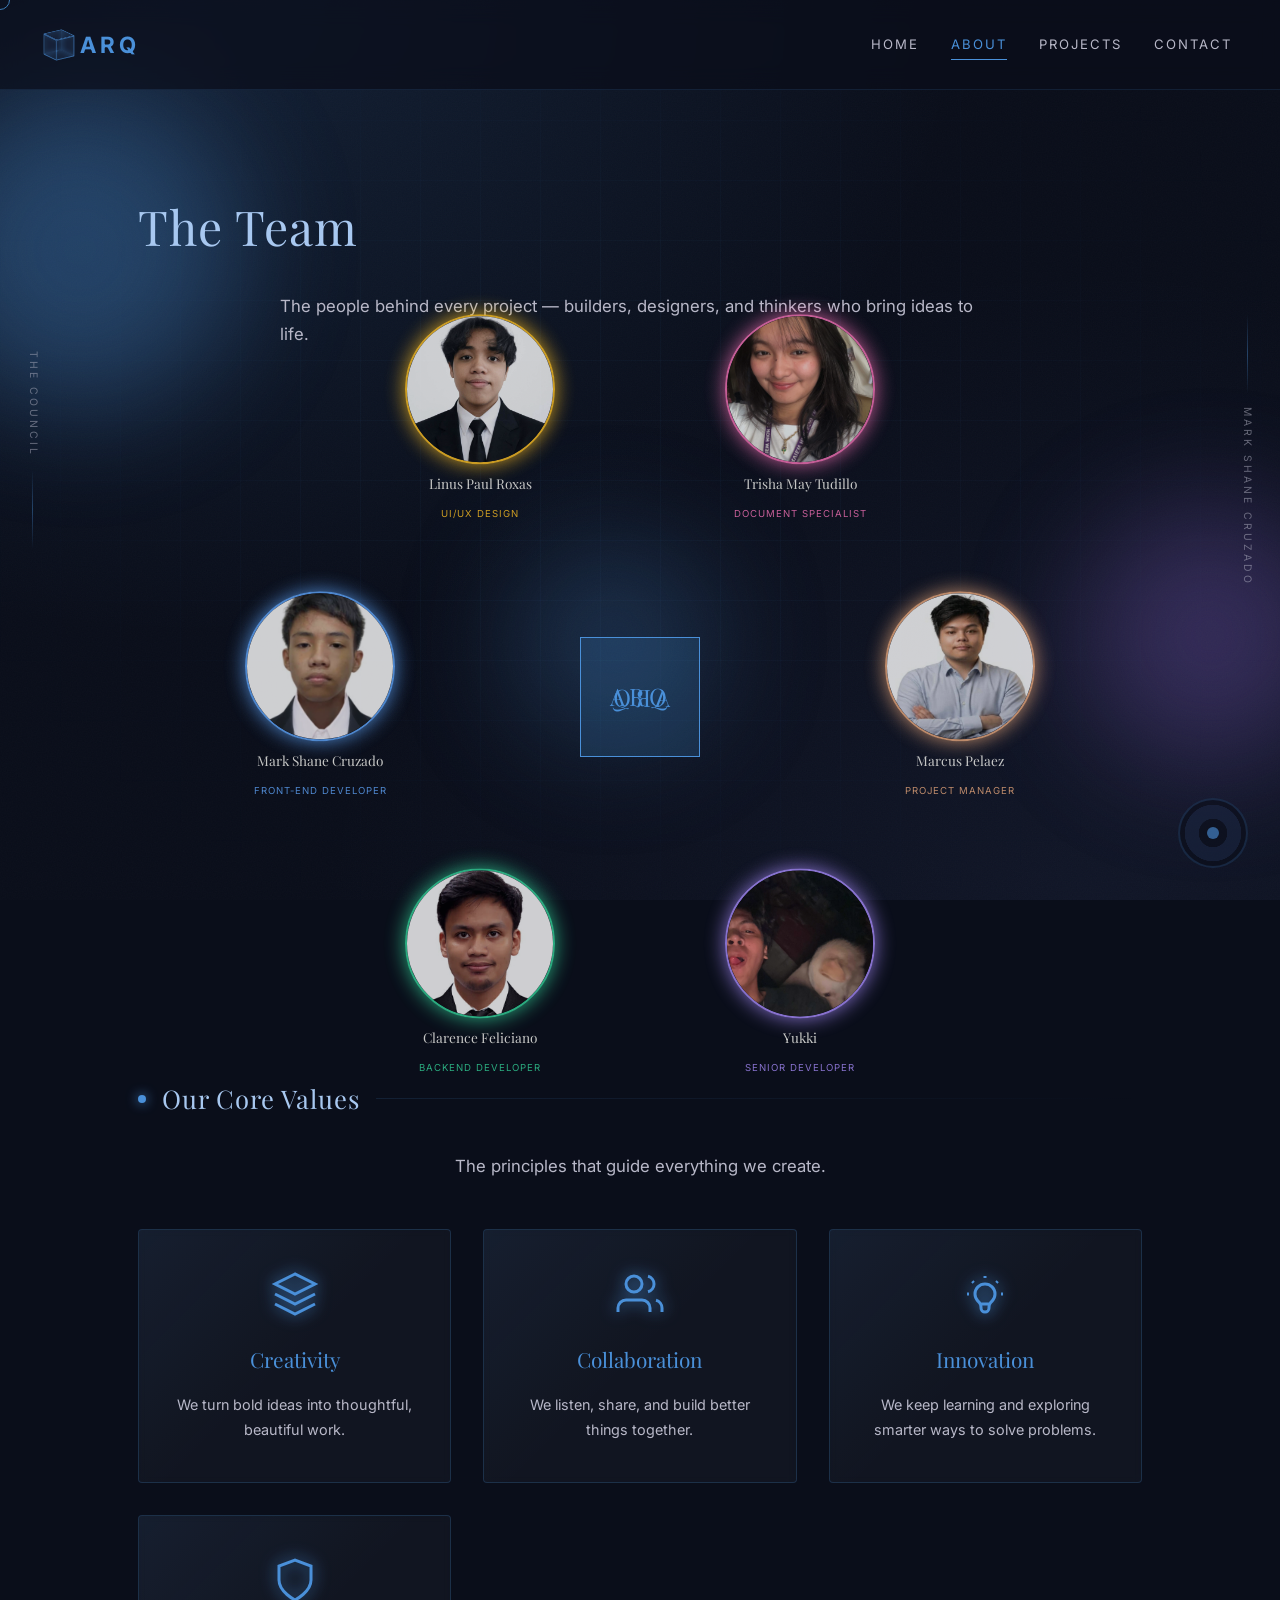
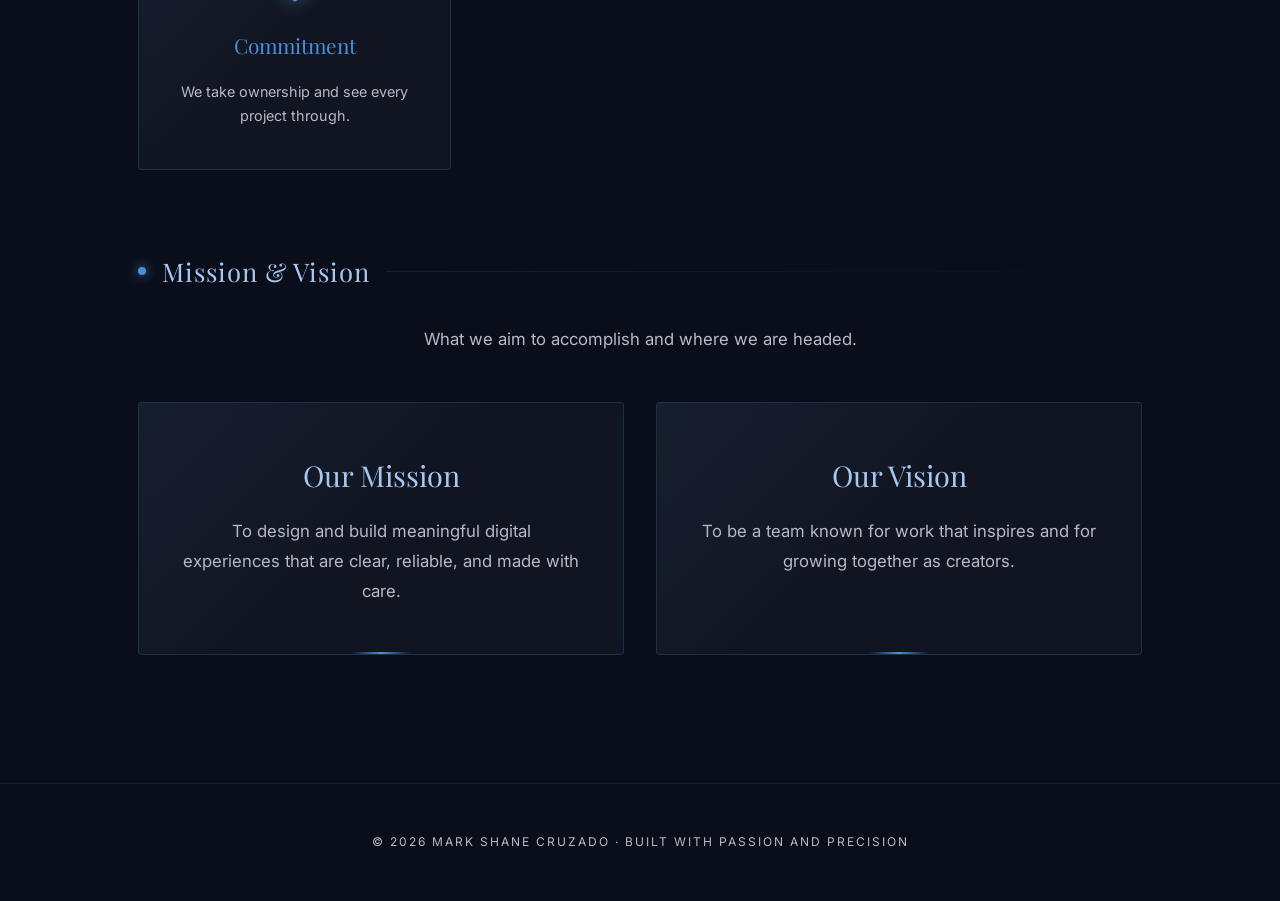
<file: about.html>
<!DOCTYPE html>
<html lang="en">
<head>
<meta charset="UTF-8">
<meta name="viewport" content="width=device-width, initial-scale=1.0">
<title>The Council — Mark Shane Cruzado</title>
<link rel="preconnect" href="https://fonts.googleapis.com">
<link rel="preconnect" href="https://fonts.gstatic.com" crossorigin>
<link href="https://fonts.googleapis.com/css2?family=Playfair+Display:ital,wght@0,300;0,400;1,300&family=Inter:wght@300;400;500&display=swap" rel="stylesheet">
<link rel="stylesheet" href="styles.css">
<style>
  .council-grid {
    display: grid;
    grid-template-columns: repeat(auto-fit, minmax(280px, 1fr));
    gap: 2rem;
    margin-top: 3rem;
  }
  .council-card {
    height: 320px;
    perspective: 1000px;
  }
  .card-inner {
    position: relative;
    width: 100%;
    height: 100%;
    transition: transform 0.8s cubic-bezier(0.175, 0.885, 0.32, 1.275);
    transform-style: preserve-3d;
  }
  .council-card:hover .card-inner {
    transform: rotateY(180deg);
  }
  .card-front, .card-back {
    position: absolute;
    width: 100%;
    height: 100%;
    backface-visibility: hidden;
    border-radius: 4px;
    background: var(--card);
    border: 1px solid var(--card-border);
    backdrop-filter: blur(4px);
    display: flex;
    flex-direction: column;
    align-items: center;
    justify-content: center;
    padding: 2rem;
    box-shadow: var(--shadow);
  }
  .card-front img {
    width: 90px;
    height: 90px;
    border-radius: 50%;
    object-fit: cover;
    border: 2px solid var(--accent);
    margin-bottom: 1.2rem;
    box-shadow: 0 0 20px rgba(74,144,217,0.2);
  }
  .card-front h3 {
    font-family: "Playfair Display", serif;
    font-size: 1.2rem;
    color: var(--accent-2);
    font-weight: 400;
    margin-bottom: 0.3rem;
  }
  .card-front .role, .card-back .role {
    font-size: 0.7rem;
    letter-spacing: 2px;
    text-transform: uppercase;
    color: var(--accent);
    padding: .2rem .6rem;
    border: 1px solid var(--border);
    border-radius: 2px;
    margin-top: .3rem;
    display: inline-block;
  }
  /* Unique role colors */
  .council-card:nth-child(1) .role { color: #e8a87c; border-color: rgba(232,168,124,0.4); background: rgba(232,168,124,0.08); }
  .council-card:nth-child(2) .role { color: #a78bfa; border-color: rgba(167,139,250,0.4); background: rgba(167,139,250,0.08); }
  .council-card:nth-child(3) .role { color: #34d399; border-color: rgba(52,211,153,0.4); background: rgba(52,211,153,0.08); }
  .council-card:nth-child(4) .role { color: #60a5fa; border-color: rgba(96,165,250,0.4); background: rgba(96,165,250,0.08); }
  .council-card:nth-child(5) .role { color: #fbbf24; border-color: rgba(251,191,36,0.4); background: rgba(251,191,36,0.08); }
  .council-card:nth-child(6) .role { color: #f472b6; border-color: rgba(244,114,182,0.4); background: rgba(244,114,182,0.08); }
  /* Unique card top accent per member */
  .council-card:nth-child(1) .card-front { border-top: 2px solid #e8a87c; }
  .council-card:nth-child(2) .card-front { border-top: 2px solid #a78bfa; }
  .council-card:nth-child(3) .card-front { border-top: 2px solid #34d399; }
  .council-card:nth-child(4) .card-front { border-top: 2px solid #60a5fa; }
  .council-card:nth-child(5) .card-front { border-top: 2px solid #fbbf24; }
  .council-card:nth-child(6) .card-front { border-top: 2px solid #f472b6; }
  .council-card:nth-child(1) .card-back { border-top: 2px solid #e8a87c; }
  .council-card:nth-child(2) .card-back { border-top: 2px solid #a78bfa; }
  .council-card:nth-child(3) .card-back { border-top: 2px solid #34d399; }
  .council-card:nth-child(4) .card-back { border-top: 2px solid #60a5fa; }
  .council-card:nth-child(5) .card-back { border-top: 2px solid #fbbf24; }
  .council-card:nth-child(6) .card-back { border-top: 2px solid #f472b6; }
  .card-back {
    transform: rotateY(180deg);
    background: linear-gradient(135deg, rgba(74,144,217,0.08), rgba(100,120,200,0.05));
  }
  .card-back .quote {
    font-style: italic;
    color: var(--text);
    font-size: 1rem;
    font-family: "Playfair Display", serif;
    font-weight: 300;
    margin-bottom: 1.5rem;
    line-height: 1.6;
    position: relative;
    padding: 0 1rem;
  }
  .card-back .quote::before,
  .card-back .quote::after {
    content: '"';
    font-size: 2.5rem;
    color: var(--accent);
    opacity: 0.3;
    position: absolute;
    font-family: "Playfair Display", serif;
  }
  .card-back .quote::before { top: -1rem; left: -0.5rem; }
  .card-back .quote::after { bottom: -2rem; right: -0.5rem; }
  .card-back .role {
    margin-top: auto;
  }

  .values-grid {
    display: grid;
    grid-template-columns: repeat(auto-fit, minmax(240px, 1fr));
    gap: 2rem;
    margin-top: 3rem;
  }
  .value-card {
    background: var(--card);
    border: 1px solid var(--card-border);
    border-radius: 4px;
    padding: 2.5rem 1.5rem;
    text-align: center;
    transition: all 0.4s;
    backdrop-filter: blur(4px);
    position: relative;
    overflow: hidden;
  }
  .value-card:hover {
    transform: translateY(-6px);
    border-color: var(--accent);
    box-shadow: var(--glow);
  }
  .value-card::before {
    content: '';
    position: absolute;
    inset: 0;
    background: linear-gradient(135deg, rgba(74,144,217,0.08), transparent 50%);
    pointer-events: none;
  }
  .value-card h3 {
    font-family: "Playfair Display", serif;
    font-size: 1.3rem;
    color: var(--accent);
    font-weight: 400;
    margin-bottom: 1rem;
  }
  .value-card p {
    color: var(--muted);
    font-size: 0.9rem;
    line-height: 1.7;
  }
  .value-icon {
    width: 48px;
    height: 48px;
    margin: 0 auto 1.5rem;
    color: var(--accent);
  }
  .value-icon svg {
    width: 100%;
    height: 100%;
    filter: drop-shadow(0 0 8px var(--accent));
  }

  /* Council Orbit Layout */
  .council-orbit {
    position: relative;
    width: 100%;
    min-height: 600px;
    margin-top: 3rem;
    display: flex;
    align-items: center;
    justify-content: center;
  }
  .orbit-center {
    position: relative;
    z-index: 10;
    text-align: center;
  }
  .center-cube {
    width: 120px;
    height: 120px;
    position: relative;
    transform-style: preserve-3d;
    animation: centerCubeSpin 8s linear infinite;
    margin: 0 auto;
  }
  .center-cube .cube-face {
    position: absolute;
    width: 120px;
    height: 120px;
    background: rgba(74,144,217,0.1);
    border: 1px solid var(--accent);
    display: flex;
    align-items: center;
    justify-content: center;
    font-family: "Playfair Display", serif;
    font-size: 1.5rem;
    color: var(--accent);
    letter-spacing: 4px;
  }
  .center-cube .front  { transform: translateZ(60px); }
  .center-cube .back   { transform: rotateY(180deg) translateZ(60px); }
  .center-cube .right  { transform: rotateY(90deg) translateZ(60px); }
  .center-cube .left   { transform: rotateY(-90deg) translateZ(60px); }
  .center-cube .top    { transform: rotateX(90deg) translateZ(60px); }
  .center-cube .bottom { transform: rotateX(-90deg) translateZ(60px); }
  @keyframes centerCubeSpin {
    0% { transform: rotateX(0deg) rotateY(0deg); }
    100% { transform: rotateX(360deg) rotateY(360deg); }
  }
  .center-label {
    display: none;
  }
  .orbit-ring {
    position: absolute;
    inset: 0;
    pointer-events: none;
  }
  .orbit-member {
    position: absolute;
    top: 50%;
    left: 50%;
    transform: translate(-50%, -50%) rotate(var(--angle)) translateX(320px) rotate(calc(-1 * var(--angle)));
    pointer-events: auto;
    cursor: pointer;
    transition: all 0.4s;
    opacity: 0.8;
  }
  .orbit-member:hover {
    opacity: 1;
    transform: translate(-50%, -50%) rotate(var(--angle)) translateX(340px) rotate(calc(-1 * var(--angle))) scale(1.1);
  }
  /* No connecting lines */
  .orbit-member:hover {
    transform: translate(-50%, -50%) rotate(var(--angle)) translateX(240px) rotate(calc(-1 * var(--angle))) scale(1.1);
  }
  .member-avatar {
    width: 150px;
    height: 150px;
    border-radius: 50%;
    overflow: hidden;
    border: 2px solid var(--color);
    box-shadow: 0 0 20px var(--color);
    margin: 0 auto 0.5rem;
    transition: all 0.4s;
  }
  .member-avatar img {
    width: 100%;
    height: 100%;
    object-fit: cover;
  }
  .orbit-member:hover .member-avatar {
    box-shadow: 0 0 30px var(--color);
    transform: scale(1.1);
  }
  .member-info {
    text-align: center;
    opacity: 1;
    transform: translateY(0);
    transition: all 0.3s;
    pointer-events: auto;
  }
  .member-info h3 {
    font-family: "Playfair Display", serif;
    font-size: 0.85rem;
    color: var(--text);
    font-weight: 400;
    margin-bottom: 0.2rem;
  }
  .member-role {
    font-size: 0.6rem;
    letter-spacing: 1px;
    text-transform: uppercase;
    color: var(--color);
  }
  .orbit-detail {
    position: absolute;
    bottom: 0;
    left: 50%;
    transform: translateX(-50%);
    width: 80%;
    max-width: 500px;
    background: var(--card);
    border: 1px solid var(--card-border);
    border-radius: 4px;
    padding: 2rem;
    backdrop-filter: blur(8px);
    opacity: 0;
    transform: translateX(-50%) translateY(20px);
    transition: all 0.4s;
    pointer-events: none;
  }
  .orbit-detail.active {
    opacity: 1;
    transform: translateX(-50%) translateY(0);
    pointer-events: auto;
  }
  .detail-inner {
    text-align: center;
  }
  .detail-inner h3 {
    font-family: "Playfair Display", serif;
    font-size: 1.4rem;
    color: var(--accent-2);
    font-weight: 400;
    margin-bottom: 0.3rem;
  }
  .detail-role {
    font-size: 0.7rem;
    letter-spacing: 2px;
    text-transform: uppercase;
    color: var(--accent);
    display: block;
    margin-bottom: 1rem;
  }
  .detail-quote {
    font-style: italic;
    color: var(--muted);
    font-size: 0.95rem;
    font-family: "Playfair Display", serif;
    font-weight: 300;
    line-height: 1.6;
  }
  @media (max-width: 720px) {
    .council-orbit {
      min-height: 400px;
    }
    .orbit-member {
      transform: translate(-50%, -50%) rotate(var(--angle)) translateX(150px) rotate(calc(-1 * var(--angle)));
    }
    .orbit-member:hover {
      transform: translate(-50%, -50%) rotate(var(--angle)) translateX(165px) rotate(calc(-1 * var(--angle))) scale(1.05);
    }
    .member-avatar {
      width: 60px;
      height: 60px;
    }
    .member-info h3 {
      font-size: 0.7rem;
    }
    .member-role {
      font-size: 0.5rem;
    }
  }

  .mission-vision-grid {
    display: grid;
    grid-template-columns: 1fr 1fr;
    gap: 2rem;
    margin-top: 3rem;
  }
  @media (max-width: 720px) {
    .mission-vision-grid { grid-template-columns: 1fr; }
  }
  .mv-card {
    background: var(--card);
    border: 1px solid var(--card-border);
    border-radius: 4px;
    padding: 3rem 2.5rem;
    transition: all 0.4s;
    backdrop-filter: blur(4px);
    position: relative;
    overflow: hidden;
    text-align: center;
  }
  .mv-card:hover {
    border-color: var(--accent);
    box-shadow: var(--glow);
  }
  .mv-card::before {
    content: '';
    position: absolute;
    inset: 0;
    background: linear-gradient(135deg, rgba(74,144,217,0.08), transparent 50%);
    pointer-events: none;
  }
  .mv-card h3 {
    font-family: "Playfair Display", serif;
    font-size: 1.8rem;
    color: var(--accent-2);
    font-weight: 400;
    margin-bottom: 1rem;
  }
  .mv-card p {
    color: var(--muted);
    font-size: 1.05rem;
    line-height: 1.8;
    max-width: 400px;
    margin: 0 auto;
  }
  .mv-card::after {
    content: '';
    position: absolute;
    bottom: 0;
    left: 50%;
    transform: translateX(-50%);
    width: 60px;
    height: 2px;
    background: linear-gradient(90deg, transparent, var(--accent), transparent);
  }
</style>
</head>
<body>
  <div class="noise"></div>
  <div class="orb one"></div>
  <div class="orb two"></div>
  <div class="orb three"></div>
  <div class="record"></div>
  <div class="grid-bg"></div>
  <div class="cursor"></div>
  <div class="scroll-progress"></div>
  <div class="side-left">
    <span class="side-text">the council</span>
    <div class="side-line"></div>
  </div>
  <div class="side-right">
    <div class="side-line"></div>
    <span class="side-text">mark shane cruzado</span>
  </div>
  <header class="site-header">
    <div class="logo"><span class="cube"><span class="face front"></span><span class="face back"></span><span class="face right"></span><span class="face left"></span><span class="face top"></span><span class="face bottom"></span></span><span class="dot">ARQ</span></div>
    <button class="burger" id="burgerBtn" aria-label="Menu">
      <span></span><span></span><span></span>
    </button>
    <nav id="mainNav">
      <a href="index.html">home</a>
      <a href="about.html" class="active">about</a>
      <a href="projects.html">projects</a>
      <a href="contact.html">contact</a>
    </nav>
  </header>
  <main class="page">
    <h1>The Team</h1>
    <p class="section-lead">The people behind every project — builders, designers, and thinkers who bring ideas to life.</p>

    <div class="council-orbit">
      <div class="orbit-center">
        <div class="center-cube">
          <div class="cube-face front">ARQ</div>
          <div class="cube-face back">ARQ</div>
          <div class="cube-face right">ARQ</div>
          <div class="cube-face left">ARQ</div>
          <div class="cube-face top">ARQ</div>
          <div class="cube-face bottom">ARQ</div>
        </div>
        <p class="center-label"></p>
      </div>
      <div class="orbit-ring">
        <div class="orbit-member" style="--angle:0deg; --color:#e8a87c;" data-name="Marcus Pelaez" data-role="Project Manager" data-quote="Great work starts with a clear plan, and ends with something worth being proud of.">
          <div class="member-avatar"><img src="pics/sir.jpg" alt="Marcus Pelaez"></div>
          <div class="member-info">
            <h3>Marcus Pelaez</h3>
            <span class="member-role">Project Manager</span>
          </div>
        </div>
        <div class="orbit-member" style="--angle:60deg; --color:#a78bfa;" data-name="Yukki" data-role="Senior Developer" data-quote="Good code is its own documentation — clean, readable, and built to last.">
          <div class="member-avatar"><img src="pics/yuk.jpg" alt="Yukki"></div>
          <div class="member-info">
            <h3>Yukki</h3>
            <span class="member-role">Senior Developer</span>
          </div>
        </div>
        <div class="orbit-member" style="--angle:120deg; --color:#34d399;" data-name="Clarence Feliciano" data-role="Backend Developer" data-quote="Strong foundations make everything else possible — build it right, and it will stand the test of time.">
          <div class="member-avatar"><img src="pics/miku.jpg" alt="Clarence Feliciano"></div>
          <div class="member-info">
            <h3>Clarence Feliciano</h3>
            <span class="member-role">Backend Developer</span>
          </div>
        </div>
        <div class="orbit-member" style="--angle:180deg; --color:#60a5fa;" data-name="Mark Shane Cruzado" data-role="Front-end Developer" data-quote="Design is how it feels, not just how it looks — every pixel should have a purpose.">
          <div class="member-avatar"><img src="pics/shn.jpg" alt="Mark Shane Cruzado"></div>
          <div class="member-info">
            <h3>Mark Shane Cruzado</h3>
            <span class="member-role">Front-end Developer</span>
          </div>
        </div>
        <div class="orbit-member" style="--angle:240deg; --color:#fbbf24;" data-name="Linus Paul Roxas" data-role="UI/UX Design" data-quote="Every detail shapes the experience — design is invisible when it's done right.">
          <div class="member-avatar"><img src="pics/linx.jpg" alt="Linus Paul Roxas"></div>
          <div class="member-info">
            <h3>Linus Paul Roxas</h3>
            <span class="member-role">UI/UX Design</span>
          </div>
        </div>
        <div class="orbit-member" style="--angle:300deg; --color:#f472b6;" data-name="Trisha May Tudillo" data-role="Document Specialist" data-quote="Clear words build clear understanding — documentation is the bridge between code and people.">
          <div class="member-avatar"><img src="pics/docs.jpg" alt="Trisha May Tudillo"></div>
          <div class="member-info">
            <h3>Trisha May Tudillo</h3>
            <span class="member-role">Document Specialist</span>
          </div>
        </div>
      </div>
      <div class="orbit-detail" id="orbitDetail">
        <div class="detail-inner">
          <h3 id="detailName"></h3>
          <span class="detail-role" id="detailRole"></span>
          <p class="detail-quote" id="detailQuote"></p>
        </div>
      </div>
    </div>

    <section class="what-i-do" style="text-align:center; margin-top: 5rem;">
      <h2>Our Core Values</h2>
      <p class="section-lead">The principles that guide everything we create.</p>
      <div class="values-grid">
        <div class="value-card">
          <div class="value-icon">
            <svg viewBox="0 0 24 24" fill="none" stroke="currentColor" stroke-width="1.5"><path d="M12 2L2 7l10 5 10-5-10-5zM2 17l10 5 10-5M2 12l10 5 10-5"/></svg>
          </div>
          <h3>Creativity</h3>
          <p>We turn bold ideas into thoughtful, beautiful work.</p>
        </div>
        <div class="value-card">
          <div class="value-icon">
            <svg viewBox="0 0 24 24" fill="none" stroke="currentColor" stroke-width="1.5"><path d="M17 21v-2a4 4 0 0 0-4-4H5a4 4 0 0 0-4 4v2"/><circle cx="9" cy="7" r="4"/><path d="M23 21v-2a4 4 0 0 0-3-3.87"/><path d="M16 3.13a4 4 0 0 1 0 7.75"/></svg>
          </div>
          <h3>Collaboration</h3>
          <p>We listen, share, and build better things together.</p>
        </div>
        <div class="value-card">
          <div class="value-icon">
            <svg viewBox="0 0 24 24" fill="none" stroke="currentColor" stroke-width="1.5"><path d="M9.663 17h4.673M12 3v1m6.364 1.636l-.707.707M21 12h-1M4 12H3m3.343-5.657l-.707-.707m2.828 9.9a5 5 0 1 1 7.072 0l-.548.547A3.374 3.374 0 0 0 14 18.469V19a2 2 0 1 1-4 0v-.531c0-.895-.356-1.754-.988-2.386l-.548-.547z"/></svg>
          </div>
          <h3>Innovation</h3>
          <p>We keep learning and exploring smarter ways to solve problems.</p>
        </div>
        <div class="value-card">
          <div class="value-icon">
            <svg viewBox="0 0 24 24" fill="none" stroke="currentColor" stroke-width="1.5"><path d="M12 22s8-4 8-10V5l-8-3-8 3v7c0 6 8 10 8 10z"/></svg>
          </div>
          <h3>Commitment</h3>
          <p>We take ownership and see every project through.</p>
        </div>
      </div>
    </section>

    <section class="what-i-do" style="text-align:center; margin-top: 5rem;">
      <h2>Mission & Vision</h2>
      <p class="section-lead">What we aim to accomplish and where we are headed.</p>
      <div class="mission-vision-grid">
        <div class="mv-card">
          <h3>Our Mission</h3>
          <p>To design and build meaningful digital experiences that are clear, reliable, and made with care.</p>
        </div>
        <div class="mv-card">
          <h3>Our Vision</h3>
          <p>To be a team known for work that inspires and for growing together as creators.</p>
        </div>
      </div>
    </section>

  </main>
  <footer><p>© 2026 Mark Shane Cruzado · built with passion and precision</p></footer>
  <script>
    const cursor = document.querySelector('.cursor');
    document.addEventListener('mousemove', e => {
      cursor.style.left = e.clientX + 'px';
      cursor.style.top = e.clientY + 'px';
    });
    document.querySelectorAll('a, button, .card, .pill, .council-card, .value-card, .mv-card, .orbit-member').forEach(el => {
      el.addEventListener('mouseenter', () => cursor.classList.add('hover'));
      el.addEventListener('mouseleave', () => cursor.classList.remove('hover'));
    });
    const scrollProgress = document.querySelector('.scroll-progress');
    window.addEventListener('scroll', () => {
      const scrollTop = window.scrollY;
      const docHeight = document.documentElement.scrollHeight - window.innerHeight;
      const progress = (scrollTop / docHeight) * 100;
      scrollProgress.style.width = progress + '%';
    });
    // Orbit member click
    const detail = document.getElementById('orbitDetail');
    const detailName = document.getElementById('detailName');
    const detailRole = document.getElementById('detailRole');
    const detailQuote = document.getElementById('detailQuote');
    document.querySelectorAll('.orbit-member').forEach(member => {
      member.addEventListener('click', () => {
        detailName.textContent = member.dataset.name;
        detailRole.textContent = member.dataset.role;
        detailQuote.textContent = '"' + member.dataset.quote + '"';
        detail.classList.add('active');
      });
    });
    // Click outside to close
    document.addEventListener('click', (e) => {
      if (!e.target.closest('.orbit-member') && !e.target.closest('.orbit-detail')) {
        detail.classList.remove('active');
      }
    });
  </script>
</body>
</html>
</file>
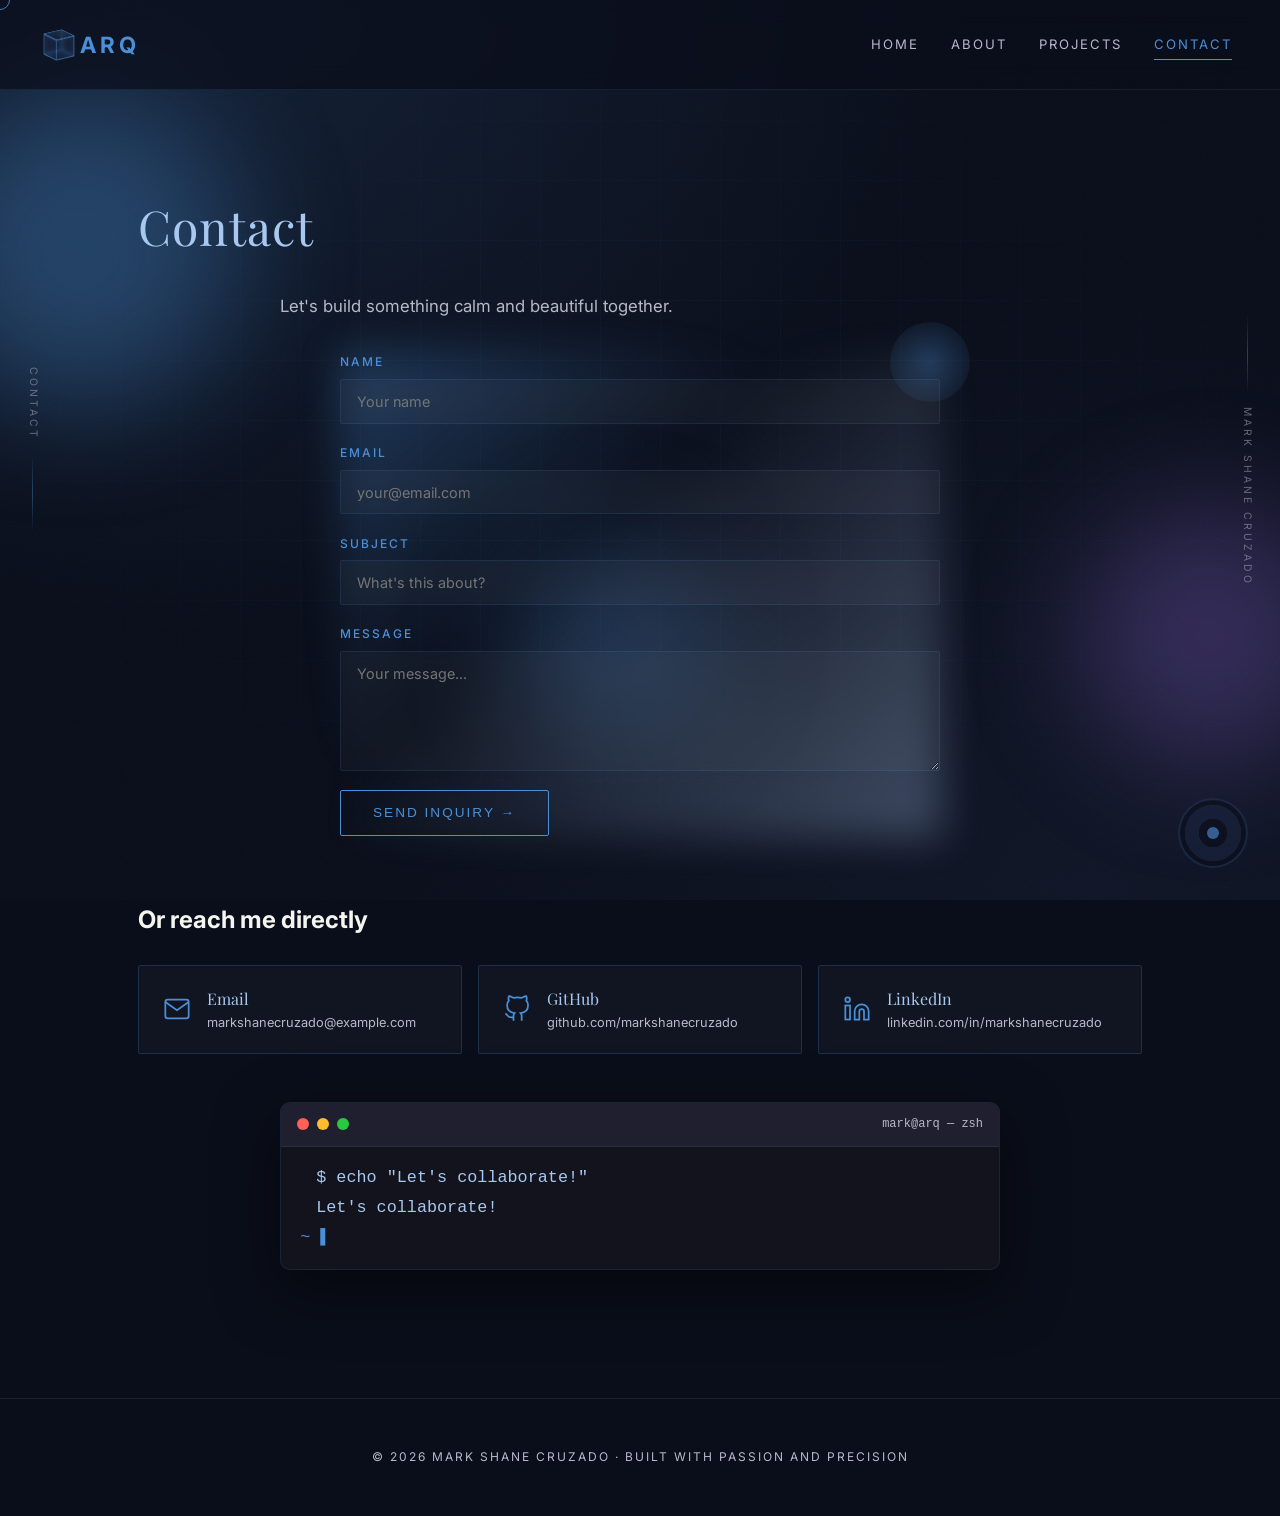
<file: contact.html>
<!DOCTYPE html>
<html lang="en">
<head>
<meta charset="UTF-8">
<meta name="viewport" content="width=device-width, initial-scale=1.0">
<title>Contact — Mark Shane Cruzado</title>
<link rel="preconnect" href="https://fonts.googleapis.com">
<link rel="preconnect" href="https://fonts.gstatic.com" crossorigin>
<link href="https://fonts.googleapis.com/css2?family=Playfair+Display:ital,wght@0,300;0,400;1,300&family=Inter:wght@300;400;500&display=swap" rel="stylesheet">
<link rel="stylesheet" href="styles.css">
</head>
<body>
  <div class="noise"></div>
  <div class="orb one"></div>
  <div class="orb two"></div>
  <div class="orb three"></div>
  <div class="record"></div>
  <div class="grid-bg"></div>
  <div class="contact-3d">
    <div class="cube-3d">
      <div class="cube-face front"></div>
      <div class="cube-face back"></div>
      <div class="cube-face right"></div>
      <div class="cube-face left"></div>
      <div class="cube-face top"></div>
      <div class="cube-face bottom"></div>
    </div>
  </div>
  <div class="cursor"></div>
  <div class="scroll-progress"></div>
  <div class="side-left">
    <span class="side-text">contact</span>
    <div class="side-line"></div>
  </div>
  <div class="side-right">
    <div class="side-line"></div>
    <span class="side-text">mark shane cruzado</span>
  </div>
  <header class="site-header">
    <div class="logo"><span class="cube"><span class="face front"></span><span class="face back"></span><span class="face right"></span><span class="face left"></span><span class="face top"></span><span class="face bottom"></span></span><span class="dot">ARQ</span></div>
    <button class="burger" id="burgerBtn" aria-label="Menu">
      <span></span><span></span><span></span>
    </button>
    <nav id="mainNav">
      <a href="index.html">home</a>
      <a href="about.html">about</a>
      <a href="projects.html">projects</a>
      <a href="contact.html" class="active">contact</a>
    </nav>
  </header>
  <main class="page">
    <h1>Contact</h1>
    <p class="section-lead">Let's build something calm and beautiful together.</p>

    <div class="contact-form-wrapper">
      <form class="contact-form" onsubmit="return false;">
        <div class="form-group">
          <label for="name">Name</label>
          <input type="text" id="name" placeholder="Your name" />
        </div>
        <div class="form-group">
          <label for="email">Email</label>
          <input type="email" id="email" placeholder="your@email.com" />
        </div>
        <div class="form-group">
          <label for="subject">Subject</label>
          <input type="text" id="subject" placeholder="What's this about?" />
        </div>
        <div class="form-group">
          <label for="message">Message</label>
          <textarea id="message" rows="5" placeholder="Your message..."></textarea>
        </div>
        <button type="submit" class="submit-btn">Send Inquiry →</button>
      </form>
    </div>

    <div class="contact-links">
      <h2>Or reach me directly</h2>
      <div class="contact-links-grid">
        <a href="mailto:markshanecruzado@example.com" class="contact-link-item">
          <div class="contact-link-icon">
            <svg viewBox="0 0 24 24" fill="none" stroke="currentColor" stroke-width="1.5"><path d="M4 4h16c1.1 0 2 .9 2 2v12c0 1.1-.9 2-2 2H4c-1.1 0-2-.9-2-2V6c0-1.1.9-2 2-2z"/><polyline points="22,6 12,13 2,6"/></svg>
          </div>
          <div>
            <h3>Email</h3>
            <p>markshanecruzado@example.com</p>
          </div>
        </a>
        <a href="https://github.com/markshanecruzado" class="contact-link-item">
          <div class="contact-link-icon">
            <svg viewBox="0 0 24 24" fill="none" stroke="currentColor" stroke-width="1.5"><path d="M9 19c-5 1.5-5-2.5-7-3m14 6v-3.87a3.37 3.37 0 0 0-.94-2.61c3.14-.35 6.44-1.54 6.44-7A5.44 5.44 0 0 0 20 4.77 5.07 5.07 0 0 0 19.91 1S18.73.65 16 2.48a13.38 13.38 0 0 0-7 0C6.27.65 5.09 1 5.09 1A5.07 5.07 0 0 0 5 4.77a5.44 5.44 0 0 0-1.5 3.78c0 5.42 3.3 6.61 6.44 7A3.37 3.37 0 0 0 9 18.13V22"/></svg>
          </div>
          <div>
            <h3>GitHub</h3>
            <p>github.com/markshanecruzado</p>
          </div>
        </a>
        <a href="https://linkedin.com/in/markshanecruzado" class="contact-link-item">
          <div class="contact-link-icon">
            <svg viewBox="0 0 24 24" fill="none" stroke="currentColor" stroke-width="1.5"><path d="M16 8a6 6 0 0 1 6 6v7h-4v-7a2 2 0 0 0-2-2 2 2 0 0 0-2 2v7h-4v-7a6 6 0 0 1 6-6z"/><rect x="2" y="9" width="4" height="12"/><circle cx="4" cy="4" r="2"/></svg>
          </div>
          <div>
            <h3>LinkedIn</h3>
            <p>linkedin.com/in/markshanecruzado</p>
          </div>
        </a>
      </div>
    </div>

    <div class="terminal" style="margin-top: 3rem;">
      <div class="terminal-bar">
        <span class="dot red"></span>
        <span class="dot yellow"></span>
        <span class="dot green"></span>
        <span class="terminal-title">mark@arq — zsh</span>
      </div>
      <div class="terminal-body">
        <p class="output type-line">$ echo "Let's collaborate!"</p>
        <p class="output type-line">Let's collaborate!</p>
        <p><span class="prompt">~</span> <span class="cursor-blink">▌</span></p>
      </div>
    </div>
  </main>
  <footer><p>© 2026 Mark Shane Cruzado · built with passion and precision</p></footer>
  <script>
    const cursor = document.querySelector('.cursor');
    document.addEventListener('mousemove', e => {
      cursor.style.left = e.clientX + 'px';
      cursor.style.top = e.clientY + 'px';
    });
    document.querySelectorAll('a, button, .card, .pill, .contact-link-item, .submit-btn').forEach(el => {
      el.addEventListener('mouseenter', () => cursor.classList.add('hover'));
      el.addEventListener('mouseleave', () => cursor.classList.remove('hover'));
    });
    const scrollProgress = document.querySelector('.scroll-progress');
    window.addEventListener('scroll', () => {
      const scrollTop = window.scrollY;
      const docHeight = document.documentElement.scrollHeight - window.innerHeight;
      const progress = (scrollTop / docHeight) * 100;
      scrollProgress.style.width = progress + '%';
    });
    document.getElementById('burgerBtn').addEventListener('click', function(){ document.getElementById('mainNav').classList.toggle('open'); this.classList.toggle('open'); });
    document.querySelectorAll('#mainNav a').forEach(a => a.addEventListener('click', () => { document.getElementById('mainNav').classList.remove('open'); document.getElementById('burgerBtn').classList.remove('open'); }));
  </script>
</body>
</html>
</file>
<file: styles.css>
:root {
  --bg: #0a0e1a;
  --bg-2: #10162a;
  --card: rgba(255,255,255,0.03);
  --card-border: rgba(74,144,217,0.22);
  --accent: #4a90d9;
  --accent-2: #a8c8f0;
  --text: #f5f5f0;
  --muted: #b8b8c8;
  --border: rgba(74,144,217,0.14);
  --shadow: 0 20px 60px rgba(0,0,0,0.5);
  --glow: 0 0 40px rgba(74,144,217,0.2);
}

* { box-sizing: border-box; margin: 0; padding: 0; }

html, body {
  background: var(--bg);
  color: var(--text);
  font-family: "Inter", "Helvetica Neue", system-ui, sans-serif;
  line-height: 1.7;
  min-height: 100vh;
  -webkit-font-smoothing: antialiased;
}

body {
  background-image:
    radial-gradient(ellipse at 15% 0%, rgba(74,144,217,0.14), transparent 50%),
    radial-gradient(ellipse at 85% 100%, rgba(100,120,200,0.08), transparent 50%);
  background-attachment: fixed;
}

/* Lofi floating orbs */
.orb {
  position: fixed; border-radius: 50%; pointer-events: none; z-index: 0;
  filter: blur(60px); opacity: 0.35;
  animation: float 12s ease-in-out infinite;
}
.orb.one { width: 320px; height: 320px; background: #4a90d9; top: 10%; left: -80px; }
.orb.two { width: 260px; height: 260px; background: #7c5cbf; bottom: 15%; right: -60px; animation-delay: -4s; }
.orb.three { width: 200px; height: 200px; background: #3a6ea5; top: 60%; left: 40%; animation-delay: -8s; }

@keyframes float {
  0%, 100% { transform: translate(0,0) scale(1); }
  33% { transform: translate(30px,-40px) scale(1.05); }
  66% { transform: translate(-20px,30px) scale(0.95); }
}

/* Lofi vinyl / record accent */
.record {
  position: fixed; bottom: 2rem; right: 2rem; width: 70px; height: 70px;
  border-radius: 50%; border: 2px solid rgba(74,144,217,0.3);
  background: radial-gradient(circle, #0a0e1a 30%, #1a2540 31%, #1a2540 60%, #0a0e1a 61%);
  z-index: 3; animation: spin 8s linear infinite; opacity: 0.6;
}
.record::after {
  content: ''; position: absolute; top: 50%; left: 50%; transform: translate(-50%,-50%);
  width: 12px; height: 12px; border-radius: 50%; background: #4a90d9;
}

@keyframes spin { to { transform: rotate(360deg); } }

/* Subtle grid background */
.grid-bg {
  position: fixed; inset: 0; pointer-events: none; z-index: 0;
  background-image:
    linear-gradient(rgba(74,144,217,0.04) 1px, transparent 1px),
    linear-gradient(90deg, rgba(74,144,217,0.04) 1px, transparent 1px);
  background-size: 60px 60px;
  mask-image: radial-gradient(ellipse at center, black 30%, transparent 80%);
  -webkit-mask-image: radial-gradient(ellipse at center, black 30%, transparent 80%);
}

/* Card shine */
.card { position: relative; overflow: hidden; }
.card::before {
  content: ''; position: absolute; top: 0; left: -100%; width: 100%; height: 100%;
  background: linear-gradient(90deg, transparent, rgba(74,144,217,0.08), transparent);
  transition: left .6s;
}
.card:hover::before { left: 100%; }

/* Section divider glow */
section h2::before {
  content: ''; width: 8px; height: 8px; border-radius: 50%;
  background: var(--accent); box-shadow: 0 0 12px var(--accent);
}

.noise {
  position: fixed; inset: 0; pointer-events: none; opacity: 0.025; z-index: 1;
  background-image: url("data:image/svg+xml;utf8,<svg xmlns='http://www.w3.org/2000/svg' width='200' height='200'><filter id='n'><feTurbulence type='fractalNoise' baseFrequency='0.8' numOctaves='3'/></filter><rect width='100%' height='100%' filter='url(%23n)'/></svg>");
}

.site-header {
  display: flex; align-items: center; justify-content: space-between;
  padding: 1.6rem 3rem; border-bottom: 1px solid var(--border);
  backdrop-filter: blur(12px); position: sticky; top: 0; z-index: 10;
  background: rgba(10,14,26,0.7);
}
.logo { font-weight: 300; font-size: 1.4rem; letter-spacing: 4px; text-transform: uppercase; display: flex; align-items: center; gap: .6rem; }
.logo .dot { color: var(--accent); font-weight: 700; }
.logo-icon { width: 28px; height: 28px; }

/* 3D Cube Logo */
.cube {
  width: 22px; height: 22px;
  position: relative;
  transform-style: preserve-3d;
  transform: rotateX(-20deg) rotateY(35deg);
  animation: cubeSpin 8s linear infinite;
}
.cube .face {
  position: absolute; width: 22px; height: 22px;
  border: 1px solid rgba(74,144,217,0.6);
  background: rgba(74,144,217,0.08);
  backdrop-filter: blur(2px);
}
.cube .front  { transform: translateZ(11px); }
.cube .back   { transform: rotateY(180deg) translateZ(11px); }
.cube .right  { transform: rotateY(90deg) translateZ(11px); }
.cube .left   { transform: rotateY(-90deg) translateZ(11px); }
.cube .top    { transform: rotateX(90deg) translateZ(11px); }
.cube .bottom { transform: rotateX(-90deg) translateZ(11px); }

@keyframes cubeSpin {
  0%   { transform: rotateX(-20deg) rotateY(0deg); }
  100% { transform: rotateX(-20deg) rotateY(360deg); }
}
nav a {
  color: var(--muted); text-decoration: none; margin-left: 2rem;
  font-size: 0.82rem; letter-spacing: 2px; text-transform: uppercase;
  transition: color .3s; position: relative;
}
nav a::after {
  content: ''; position: absolute; left: 0; bottom: -4px; width: 0; height: 1px;
  background: var(--accent); transition: width .3s;
}
nav a:hover, nav a.active { color: var(--accent); }
nav a:hover::after, nav a.active::after { width: 100%; }

.hero { max-width: 1100px; margin: 0 auto; padding: 6rem 3rem 8rem; position: relative; z-index: 2; text-align: center; }
.hero::after {
  content: ''; position: absolute; bottom: 0; left: 50%; transform: translateX(-50%);
  width: 60%; height: 1px; background: linear-gradient(90deg, transparent, var(--accent), transparent);
}
@media (min-width: 1400px) { .hero { max-width: 1300px; } .hero .name { font-size: 6rem; } }
@media (max-width: 720px) { .hero { padding: 4rem 1.5rem 6rem; } .hero .name { font-size: 2.8rem; } }
.hero .name { text-align: center; }
.hero .quote { margin-left: auto; margin-right: auto; }
.hero .meta { justify-content: center; }
.subtitle { color: var(--muted); font-size: .95rem; margin-bottom: 2rem; letter-spacing: 2px; }
.scroll-hint { color: var(--muted); font-size: .75rem; letter-spacing: 3px; text-transform: uppercase; margin-top: 2rem; animation: bounce 2s ease-in-out infinite; }
@keyframes bounce { 0%,100% { transform: translateY(0); } 50% { transform: translateY(8px); } }

.name em { font-style: italic; color: var(--accent); }

/* Side decorations */
.side-left, .side-right {
  position: fixed; top: 50%; transform: translateY(-50%);
  display: flex; flex-direction: column; align-items: center; gap: .8rem;
  z-index: 2; pointer-events: none;
}
.side-left { left: 1.5rem; }
.side-right { right: 1.5rem; }
.side-text {
  font-size: .65rem; letter-spacing: 3px; text-transform: uppercase;
  color: var(--muted); writing-mode: vertical-rl; text-orientation: mixed;
  opacity: .5;
}
.side-line {
  width: 1px; height: 80px;
  background: linear-gradient(180deg, transparent, var(--accent), transparent);
  opacity: .4;
}
@media (max-width: 1024px) {
  .side-left, .side-right { display: none; }
}

/* Page loader */
.loader {
  position: fixed; inset: 0; z-index: 99999;
  background: var(--bg);
  display: flex; flex-direction: column; align-items: center; justify-content: center; gap: 2rem;
  animation: loaderFade 2.5s ease 5s forwards;
}

/* Rubik's Cube Loader */
.cube-loader {
  width: 80px; height: 80px;
  position: relative;
  transform-style: preserve-3d;
  animation: cubeRotate 3s linear infinite;
}
.cube-loader .cube-face {
  position: absolute; width: 80px; height: 80px;
  border: 2px solid rgba(74,144,217,0.3);
  background: rgba(74,144,217,0.05);
  backdrop-filter: blur(2px);
}
.cube-loader .front  { transform: translateZ(40px); background: linear-gradient(135deg, rgba(233,69,96,0.3), rgba(74,144,217,0.1)); }
.cube-loader .back   { transform: rotateY(180deg) translateZ(40px); background: linear-gradient(135deg, rgba(244,162,97,0.3), rgba(74,144,217,0.1)); }
.cube-loader .right  { transform: rotateY(90deg) translateZ(40px); background: linear-gradient(135deg, rgba(74,144,217,0.3), rgba(100,120,200,0.1)); }
.cube-loader .left   { transform: rotateY(-90deg) translateZ(40px); background: linear-gradient(135deg, rgba(124,92,191,0.3), rgba(74,144,217,0.1)); }
.cube-loader .top    { transform: rotateX(90deg) translateZ(40px); background: linear-gradient(135deg, rgba(58,110,165,0.3), rgba(74,144,217,0.1)); }
.cube-loader .bottom { transform: rotateX(-90deg) translateZ(40px); background: linear-gradient(135deg, rgba(42,42,74,0.3), rgba(74,144,217,0.1)); }
@keyframes cubeRotate {
  0%   { transform: rotateX(0deg) rotateY(0deg); }
  100% { transform: rotateX(360deg) rotateY(360deg); }
}
.loader-bar {
  position: absolute; bottom: 0; left: 0; height: 3px;
  background: var(--accent); width: 0;
  animation: loaderBar 2s ease forwards;
}
.loader-text {
  font-family: "Playfair Display", serif; font-size: 3rem;
  color: var(--accent); letter-spacing: 8px;
  animation: loaderPulse 2s ease infinite;
}
@keyframes loaderBar { to { width: 100%; } }
@keyframes loaderFade { to { opacity: 0; visibility: hidden; } }
@keyframes loaderPulse { 0%,100% { opacity: .6; } 50% { opacity: 1; } }

/* Scroll progress bar */
.scroll-progress {
  position: fixed; top: 0; left: 0; height: 3px;
  background: linear-gradient(90deg, var(--accent), var(--accent-2));
  z-index: 100; width: 0%;
  box-shadow: 0 0 10px var(--accent);
}

/* Profile Picture & Chibi */
.profile-wrap {
  position: relative;
  display: inline-block;
  margin-bottom: 1.5rem;
}
.profile-pic {
  width: 250px;
  height: 250px;
  border-radius: 50%;
  overflow: hidden;
  border: 2px solid var(--accent);
  box-shadow: 0 0 30px rgba(74,144,217,0.3);
  margin: 0 auto;
}
.profile-pic img {
  width: 100%;
  height: 100%;
  object-fit: cover;
}
.chibi-deepseek {
  position: absolute;
  top: -20px;
  right: -15px;
  z-index: 5;
  animation: chibiFloat 3s ease-in-out infinite;
}
.chibi-deepseek svg {
  width: 40px;
  height: 40px;
}
@keyframes chibiFloat {
  0%, 100% { transform: translateY(0); }
  50% { transform: translateY(-6px); }
}

/* Custom cursor */
body { cursor: none; }
.cursor {
  position: fixed; width: 20px; height: 20px; border-radius: 50%;
  border: 1.5px solid var(--accent); pointer-events: none; z-index: 9999;
  transform: translate(-50%, -50%); transition: width .2s, height .2s, background .2s;
  mix-blend-mode: difference;
}
.cursor.hover { width: 50px; height: 50px; background: rgba(74,144,217,0.1); }

/* Magnetic nav */
nav a { display: inline-block; }

/* Hero number counter vibe */
.hero::before {
  content: '01'; position: absolute; top: 2rem; right: 3rem;
  font-family: "Playfair Display", serif; font-size: 8rem; font-weight: 300;
  color: rgba(74,144,217,0.06); pointer-events: none; z-index: 0;
}
.eyebrow {
  color: var(--accent); font-size: 0.85rem; letter-spacing: 4px; text-transform: uppercase;
  margin-bottom: 1.5rem; opacity: .9;
}
.name {
  font-family: "Playfair Display", "Georgia", serif;
  font-size: clamp(3rem, 7vw, 5.5rem);
  font-weight: 400; letter-spacing: -1px; line-height: 1.0;
  color: var(--text);
}
.name em { font-style: italic; color: var(--accent); }
.quote {
  margin: 2.5rem 0 3rem; padding-left: 1.5rem;
  border-left: 1px solid var(--accent);
  color: var(--muted); font-style: italic; font-size: 1.25rem;
  font-family: "Playfair Display", "Georgia", serif; font-weight: 300;
  max-width: 720px; line-height: 1.6;
}
.meta { display: flex; gap: .8rem; flex-wrap: wrap; margin-bottom: 4rem; }
.pill {
  font-size: .72rem; padding: .5rem 1.1rem; border: 1px solid var(--border);
  border-radius: 0; color: var(--muted); background: transparent;
  letter-spacing: 2px; text-transform: uppercase;
  transition: all .3s;
}
.pill:hover { border-color: var(--accent); color: var(--accent); }

section h2 {
  font-family: "Playfair Display", serif; font-size: 1.6rem; font-weight: 300;
  color: var(--accent-2); margin-bottom: 2rem; letter-spacing: 1px;
  display: flex; align-items: center; gap: 1rem; justify-content: center;
}
section h2::after {
  content: ''; flex: 1; height: 1px; background: linear-gradient(90deg, var(--border), transparent);
}

/* 3D Slideshow */
.slideshow {
  position: relative; width: 100%; max-width: 600px; height: 380px; margin: 0 auto;
  perspective: 1200px;
}
@media (min-width: 1024px) {
  .slideshow { max-width: 720px; height: 420px; }
}
@media (max-width: 720px) {
  .slideshow { max-width: 320px; height: 260px; }
}
.slideshow .slide .card {
  border-radius: 4px;
  padding: 1.2rem 1.5rem;
  display: flex; flex-direction: column; align-items: center; justify-content: center; gap: .5rem;
  border: 1px solid rgba(74,144,217,0.3);
  box-shadow: 0 0 40px rgba(74,144,217,0.1), inset 0 0 60px rgba(74,144,217,0.03);
  background: linear-gradient(135deg, rgba(255,255,255,0.03), rgba(74,144,217,0.05));
}
.slideshow .slide .card::before {
  content: ''; position: absolute; top: 0; left: 0; right: 0; height: 2px;
  background: linear-gradient(90deg, transparent, var(--accent), transparent);
}
.slideshow .slide .card h3 {
  font-size: 1.3rem; letter-spacing: 2px;
  text-transform: uppercase;
}
.slideshow .slide .card .card-icon {
  color: var(--accent);
}
.slideshow .slide .card-icon {
  width: 32px; height: 32px;
}
.slideshow .slide .card h3 {
  font-size: 1.3rem;
}
.slideshow .slide .card p {
  font-size: .9rem; max-width: 420px;
}
.slide {
  position: absolute; inset: 0;
  transform-style: preserve-3d;
  animation: slideShow 12s infinite;
  animation-delay: calc(var(--i) * 4s);
  opacity: 0;
}
.slide .card {
  width: 100%; height: 100%; max-width: none;
  transform: rotateY(0deg) translateZ(0);
  backface-visibility: hidden;
}
@keyframes slideShow {
  0%   { opacity: 0; transform: translateX(120%) scale(0.9); filter: blur(8px); }
  8%   { opacity: 1; transform: translateX(0) scale(1); filter: blur(0); }
  25%  { opacity: 1; transform: translateX(0) scale(1); filter: blur(0); }
  33%  { opacity: 0; transform: translateX(-120%) scale(0.9); filter: blur(8px); }
  100% { opacity: 0; transform: translateX(-120%) scale(0.9); filter: blur(8px); }
}
.card {
  background: var(--card); border: 1px solid var(--card-border); border-radius: 2px;
  padding: 2rem; box-shadow: var(--shadow); transition: all .4s;
  backdrop-filter: blur(4px); position: relative; overflow: hidden;
}
.card::after {
  content: ''; position: absolute; inset: 0; border-radius: 2px;
  background: linear-gradient(135deg, rgba(74,144,217,0.08), transparent 50%);
  pointer-events: none;
}
.card:hover { transform: translateY(-6px); border-color: var(--accent); box-shadow: var(--glow); }
.card h3 {
  font-family: "Playfair Display", serif; font-size: 1.2rem; margin-bottom: .8rem;
  color: var(--accent); font-weight: 400;
}
.card p { font-size: .9rem; color: var(--muted); line-height: 1.7; }
.card-icon { width: 28px; height: 28px; margin-bottom: 1rem; color: var(--accent); }
.card-icon svg { width: 100%; height: 100%; }
.tool-icon { width: 18px; height: 18px; vertical-align: middle; margin-right: .5rem; }

.viewpoint { margin-bottom: 3rem; }
.viewpoint p { font-size: 1.05rem; color: var(--muted); line-height: 1.8; max-width: 760px; margin: 0 auto; }
.what-i-do, .viewpoint, .tools { text-align: center; }
.card { text-align: center; }
.section-lead { color: var(--muted); font-size: 1rem; margin-bottom: 2rem; max-width: 600px; margin-left: auto; margin-right: auto; }

/* macOS Terminal */
.terminal {
  max-width: 720px; margin: 0 auto; text-align: left;
  background: rgba(20,20,30,0.9); border: 1px solid var(--border);
  border-radius: 10px; overflow: hidden; box-shadow: var(--shadow);
  font-family: "JetBrains Mono", "Fira Code", ui-monospace, monospace;
}
.terminal-bar {
  display: flex; align-items: center; gap: .5rem; padding: .7rem 1rem;
  background: rgba(40,40,60,0.6); border-bottom: 1px solid var(--border);
}
.terminal-bar .dot { width: 12px; height: 12px; border-radius: 50%; display: inline-block; }
.terminal-bar .dot.red { background: #ff5f57; }
.terminal-bar .dot.yellow { background: #febc2e; }
.terminal-bar .dot.green { background: #28c840; }
.terminal-title { margin-left: auto; font-size: .75rem; color: var(--muted); }
.terminal-body { padding: 1rem 1.2rem; font-size: .85rem; line-height: 1.8; }
.terminal-body p { margin: 0; color: var(--muted); }
.terminal-body .prompt { color: var(--accent); }
.terminal-body .cmd { color: var(--text); }
.terminal-body .output { color: var(--accent-2); padding-left: 1rem; }
.type-line {
  overflow: hidden; white-space: nowrap; border-right: 2px solid transparent;
  width: 0; animation: typing 3s steps(60, end) forwards;
}
.type-line:nth-child(1) { animation-delay: 0.2s; }
.type-line:nth-child(2) { animation-delay: 2.5s; }
.type-line:nth-child(3) { animation-delay: 4.8s; }
.type-line:nth-child(4) { animation-delay: 7.1s; }
.type-line:nth-child(5) { animation-delay: 9.4s; }
@keyframes typing { from { width: 0; } to { width: 100%; } }
.cursor-blink { color: var(--accent); animation: blink 1s step-end infinite; }
@keyframes blink { 50% { opacity: 0; } }

/* 3D Carousel */
.carousel {
  perspective: 1200px;
  width: 100%; max-width: 1200px; margin: 0 auto;
  height: 300px;
  position: relative;
}
@media (min-width: 1200px) {
  .carousel { max-width: 1100px; height: 260px; }
  .carousel-item { width: 160px; height: 100px; margin: -50px 0 0 -80px; }
  .carousel-item .tool-icon { width: 36px; height: 36px; }
  .carousel-item:nth-child(1) { transform: rotateY(0deg) translateZ(300px); }
  .carousel-item:nth-child(2) { transform: rotateY(45deg) translateZ(300px); }
  .carousel-item:nth-child(3) { transform: rotateY(90deg) translateZ(300px); }
  .carousel-item:nth-child(4) { transform: rotateY(135deg) translateZ(300px); }
  .carousel-item:nth-child(5) { transform: rotateY(180deg) translateZ(300px); }
  .carousel-item:nth-child(6) { transform: rotateY(225deg) translateZ(300px); }
  .carousel-item:nth-child(7) { transform: rotateY(270deg) translateZ(300px); }
  .carousel-item:nth-child(8) { transform: rotateY(315deg) translateZ(300px); }
}
@media (min-width: 1600px) {
  .carousel { max-width: 1300px; height: 300px; }
  .carousel-item { width: 180px; height: 110px; margin: -55px 0 0 -90px; font-size: .85rem; }
  .carousel-item .tool-icon { width: 40px; height: 40px; }
  .carousel-item:nth-child(1) { transform: rotateY(0deg) translateZ(360px); }
  .carousel-item:nth-child(2) { transform: rotateY(45deg) translateZ(360px); }
  .carousel-item:nth-child(3) { transform: rotateY(90deg) translateZ(360px); }
  .carousel-item:nth-child(4) { transform: rotateY(135deg) translateZ(360px); }
  .carousel-item:nth-child(5) { transform: rotateY(180deg) translateZ(360px); }
  .carousel-item:nth-child(6) { transform: rotateY(225deg) translateZ(360px); }
  .carousel-item:nth-child(7) { transform: rotateY(270deg) translateZ(360px); }
  .carousel-item:nth-child(8) { transform: rotateY(315deg) translateZ(360px); }
}
@media (max-width: 720px) {
  .carousel { max-width: 360px; height: 160px; }
}
@media (min-width: 1400px) {
  .carousel { max-width: 900px; height: 200px; }
  .carousel-item { width: 150px; height: 100px; margin: -50px 0 0 -75px; }
  .carousel-item:nth-child(1) { transform: rotateY(0deg) translateZ(280px); }
  .carousel-item:nth-child(2) { transform: rotateY(45deg) translateZ(280px); }
  .carousel-item:nth-child(3) { transform: rotateY(90deg) translateZ(280px); }
  .carousel-item:nth-child(4) { transform: rotateY(135deg) translateZ(280px); }
  .carousel-item:nth-child(5) { transform: rotateY(180deg) translateZ(280px); }
  .carousel-item:nth-child(6) { transform: rotateY(225deg) translateZ(280px); }
  .carousel-item:nth-child(7) { transform: rotateY(270deg) translateZ(280px); }
  .carousel-item:nth-child(8) { transform: rotateY(315deg) translateZ(280px); }
}
@media (max-width: 720px) {
  .carousel { max-width: 320px; height: 120px; }
  .carousel-item { width: 90px; height: 60px; margin: -30px 0 0 -45px; font-size: .65rem; }
  .carousel-item .tool-icon { width: 20px; height: 20px; }
  .carousel-item:nth-child(1) { transform: rotateY(0deg) translateZ(140px); }
  .carousel-item:nth-child(2) { transform: rotateY(45deg) translateZ(140px); }
  .carousel-item:nth-child(3) { transform: rotateY(90deg) translateZ(140px); }
  .carousel-item:nth-child(4) { transform: rotateY(135deg) translateZ(140px); }
  .carousel-item:nth-child(5) { transform: rotateY(180deg) translateZ(140px); }
  .carousel-item:nth-child(6) { transform: rotateY(225deg) translateZ(140px); }
  .carousel-item:nth-child(7) { transform: rotateY(270deg) translateZ(140px); }
  .carousel-item:nth-child(8) { transform: rotateY(315deg) translateZ(140px); }
}
.carousel-track {
  position: relative; width: 100%; height: 100%;
  transform-style: preserve-3d;
  animation: carouselSpin 20s linear infinite;
}
.carousel-item {
  position: absolute; top: 50%; left: 50%;
  width: 120px; height: 80px;
  margin: -40px 0 0 -60px;
  display: flex; flex-direction: column; align-items: center; justify-content: center; gap: .4rem;
  background: var(--card); border: 1px solid var(--card-border); border-radius: 8px;
  backdrop-filter: blur(4px); padding: .8rem;
  font-size: .75rem; color: var(--muted); letter-spacing: 1px; text-transform: uppercase;
  transition: all .3s;
}
.carousel-item:hover { border-color: var(--accent); color: var(--accent); transform: scale(1.1); }
.carousel-item .tool-icon { width: 28px; height: 28px; }

.carousel-item:nth-child(1) { transform: rotateY(0deg) translateZ(220px); }
.carousel-item:nth-child(2) { transform: rotateY(45deg) translateZ(220px); }
.carousel-item:nth-child(3) { transform: rotateY(90deg) translateZ(220px); }
.carousel-item:nth-child(4) { transform: rotateY(135deg) translateZ(220px); }
.carousel-item:nth-child(5) { transform: rotateY(180deg) translateZ(220px); }
.carousel-item:nth-child(6) { transform: rotateY(225deg) translateZ(220px); }
.carousel-item:nth-child(7) { transform: rotateY(270deg) translateZ(220px); }
.carousel-item:nth-child(8) { transform: rotateY(315deg) translateZ(220px); }

@keyframes carouselSpin {
  from { transform: rotateY(0deg); }
  to { transform: rotateY(360deg); }
}

footer {
  text-align: center; padding: 3rem; color: var(--muted); font-size: .75rem;
  letter-spacing: 2px; text-transform: uppercase; border-top: 1px solid var(--border);
}

.page { max-width: 1100px; margin: 0 auto; padding: 6rem 3rem 8rem; position: relative; z-index: 2; }
.page h1 {
  font-family: "Playfair Display", serif; font-size: 3rem; font-weight: 300;
  margin-bottom: 1.5rem; color: var(--accent-2); letter-spacing: 1px;
}
.page p { color: var(--muted); max-width: 720px; font-size: 1.05rem; }

/* Project Grid */
.project-grid {
  display: grid; grid-template-columns: repeat(auto-fit, minmax(300px, 1fr));
  gap: 1.5rem; margin-top: 2.5rem;
}
.project-card {
  background: var(--card); border: 1px solid var(--card-border); border-radius: 2px;
  padding: 2rem; box-shadow: var(--shadow); transition: all .4s;
  backdrop-filter: blur(4px); position: relative; overflow: hidden;
  display: flex; flex-direction: column; gap: .8rem;
}
.project-card::after {
  content: ''; position: absolute; inset: 0; border-radius: 2px;
  background: linear-gradient(135deg, rgba(74,144,217,0.08), transparent 50%);
  pointer-events: none;
}
.project-card:hover { transform: translateY(-6px); border-color: var(--accent); box-shadow: var(--glow); }
.project-tag {
  font-size: .65rem; letter-spacing: 2px; text-transform: uppercase;
  color: var(--accent); padding: .3rem .7rem; border: 1px solid var(--border);
  border-radius: 0; align-self: flex-start;
}
.project-card h3 {
  font-family: "Playfair Display", serif; font-size: 1.3rem;
  color: var(--accent-2); font-weight: 400;
}
.project-card p { font-size: .9rem; color: var(--muted); line-height: 1.7; }
.project-tech {
  display: flex; gap: .5rem; flex-wrap: wrap; margin-top: .5rem;
}
.project-tech span {
  font-size: .7rem; padding: .3rem .7rem; background: rgba(74,144,217,0.08);
  border: 1px solid var(--border); border-radius: 2px; color: var(--muted);
  letter-spacing: 1px; text-transform: uppercase;
}
.project-link {
  color: var(--accent); text-decoration: none; font-size: .85rem;
  letter-spacing: 2px; text-transform: uppercase; margin-top: .5rem;
  transition: color .3s;
}
.project-link:hover { color: var(--accent-2); }
ul.list { list-style: none; padding: 0; margin-top: 2.5rem; }
ul.list li {
  padding: 1.2rem 0; border-bottom: 1px solid var(--border); color: var(--muted);
  display: flex; gap: 1rem; align-items: baseline;
}
ul.list li strong {
  color: var(--accent); font-weight: 400; letter-spacing: 2px; text-transform: uppercase;
  font-size: .8rem; min-width: 110px;
}

/* Contact Grid */
.contact-grid {
  display: grid; grid-template-columns: repeat(auto-fit, minmax(260px, 1fr));
  gap: 1.5rem; margin-top: 2.5rem;
}
.contact-card {
  background: var(--card); border: 1px solid var(--card-border); border-radius: 2px;
  padding: 2rem; box-shadow: var(--shadow); transition: all .4s;
  backdrop-filter: blur(4px); position: relative; overflow: hidden;
  display: flex; flex-direction: column; gap: .8rem; align-items: center; text-align: center;
}
.contact-card::after {
  content: ''; position: absolute; inset: 0; border-radius: 2px;
  background: linear-gradient(135deg, rgba(74,144,217,0.08), transparent 50%);
  pointer-events: none;
}
.contact-card:hover { transform: translateY(-6px); border-color: var(--accent); box-shadow: var(--glow); }
.contact-icon {
  width: 40px; height: 40px; color: var(--accent); margin-bottom: .5rem;
}
.contact-icon svg { width: 100%; height: 100%; }
.contact-card h3 {
  font-family: "Playfair Display", serif; font-size: 1.2rem;
  color: var(--accent-2); font-weight: 400;
}
.contact-card p { font-size: .85rem; color: var(--muted); }
.contact-link {
  color: var(--accent); text-decoration: none; font-size: .8rem;
  letter-spacing: 2px; text-transform: uppercase; margin-top: .5rem;
  transition: color .3s;
}
.contact-link:hover { color: var(--accent-2); }

/* Contact Form */
.contact-form-wrapper {
  max-width: 600px; margin: 0 auto; position: relative;
}
.contact-form-wrapper::before {
  content: ''; position: absolute; inset: -2px;
  background: linear-gradient(135deg, var(--accent), transparent 40%, var(--accent-2));
  border-radius: 4px; z-index: -1; opacity: .3;
  filter: blur(20px);
}
.contact-form-wrapper::after {
  content: ''; position: absolute; top: -30px; right: -30px;
  width: 80px; height: 80px; border-radius: 50%;
  background: radial-gradient(circle, rgba(74,144,217,0.3), transparent);
  animation: float 6s ease-in-out infinite;
  pointer-events: none;
}
.contact-form {
  display: flex; flex-direction: column; gap: 1.2rem;
}
.form-group {
  display: flex; flex-direction: column; gap: .4rem;
}
.form-group label {
  font-size: .75rem; letter-spacing: 2px; text-transform: uppercase;
  color: var(--accent); font-weight: 500;
}
.form-group input,
.form-group textarea {
  background: var(--card); border: 1px solid var(--border); border-radius: 2px;
  padding: .8rem 1rem; color: var(--text); font-family: "Inter", sans-serif;
  font-size: .9rem; transition: border-color .3s, box-shadow .3s;
  backdrop-filter: blur(4px);
}
.form-group input:focus,
.form-group textarea:focus {
  outline: none; border-color: var(--accent);
  box-shadow: 0 0 15px rgba(74,144,217,0.15);
}
.form-group textarea { resize: vertical; min-height: 120px; }
.submit-btn {
  background: transparent; border: 1px solid var(--accent); color: var(--accent);
  padding: .9rem 2rem; font-size: .85rem; letter-spacing: 2px;
  text-transform: uppercase; cursor: pointer; transition: all .3s;
  align-self: flex-start; border-radius: 2px;
}
.submit-btn:hover {
  background: var(--accent); color: var(--bg);
  box-shadow: 0 0 30px rgba(74,144,217,0.3);
}

/* Contact Links */
.contact-links { margin-top: 4rem; }
.contact-links-grid {
  display: grid; grid-template-columns: repeat(auto-fit, minmax(280px, 1fr));
  gap: 1rem; margin-top: 1.5rem;
}
.contact-link-item {
  display: flex; align-items: center; gap: 1rem;
  background: var(--card); border: 1px solid var(--card-border); border-radius: 2px;
  padding: 1.2rem 1.5rem; text-decoration: none; transition: all .4s;
  backdrop-filter: blur(4px);
}
.contact-link-item:hover { border-color: var(--accent); transform: translateY(-3px); box-shadow: var(--glow); }
.contact-link-icon {
  width: 28px; height: 28px; color: var(--accent); flex-shrink: 0;
}
.contact-link-icon svg { width: 100%; height: 100%; }
.contact-link-item h3 {
  font-family: "Playfair Display", serif; font-size: 1rem;
  color: var(--accent-2); font-weight: 400;
}
.contact-link-item p { font-size: .8rem; color: var(--muted); }

/* Burger Menu */
.burger {
  display: none;
  flex-direction: column;
  gap: 5px;
  background: transparent;
  border: none;
  cursor: pointer;
  padding: .5rem;
  z-index: 20;
}
.burger span {
  width: 24px;
  height: 2px;
  background: var(--accent);
  transition: all .3s;
  border-radius: 2px;
}
.burger.open span:nth-child(1) { transform: rotate(45deg) translate(5px, 5px); }
.burger.open span:nth-child(2) { opacity: 0; }
.burger.open span:nth-child(3) { transform: rotate(-45deg) translate(5px, -5px); }

@media (max-width: 720px) {
  .burger { display: flex; }
  nav {
    position: fixed;
    top: 0;
    right: 0;
    width: 70%;
    max-width: 300px;
    height: 100vh;
    background: rgba(10,14,26,0.95);
    backdrop-filter: blur(20px);
    border-left: 1px solid var(--border);
    flex-direction: column;
    padding: 5rem 2rem 2rem;
    transform: translateX(100%);
    transition: transform .4s;
    z-index: 15;
    display: flex;
    gap: 1.5rem;
  }
  nav.open { transform: translateX(0); }
  nav a {
    margin-left: 0;
    font-size: .9rem;
    padding: .8rem 0;
    border-bottom: 1px solid var(--border);
  }
  .site-header { padding: 1.2rem 1.5rem; }
  .hero, .page { padding: 4rem 1.5rem 6rem; }
}
@media (min-width: 721px) {
  nav { display: flex; }
}
</file>
